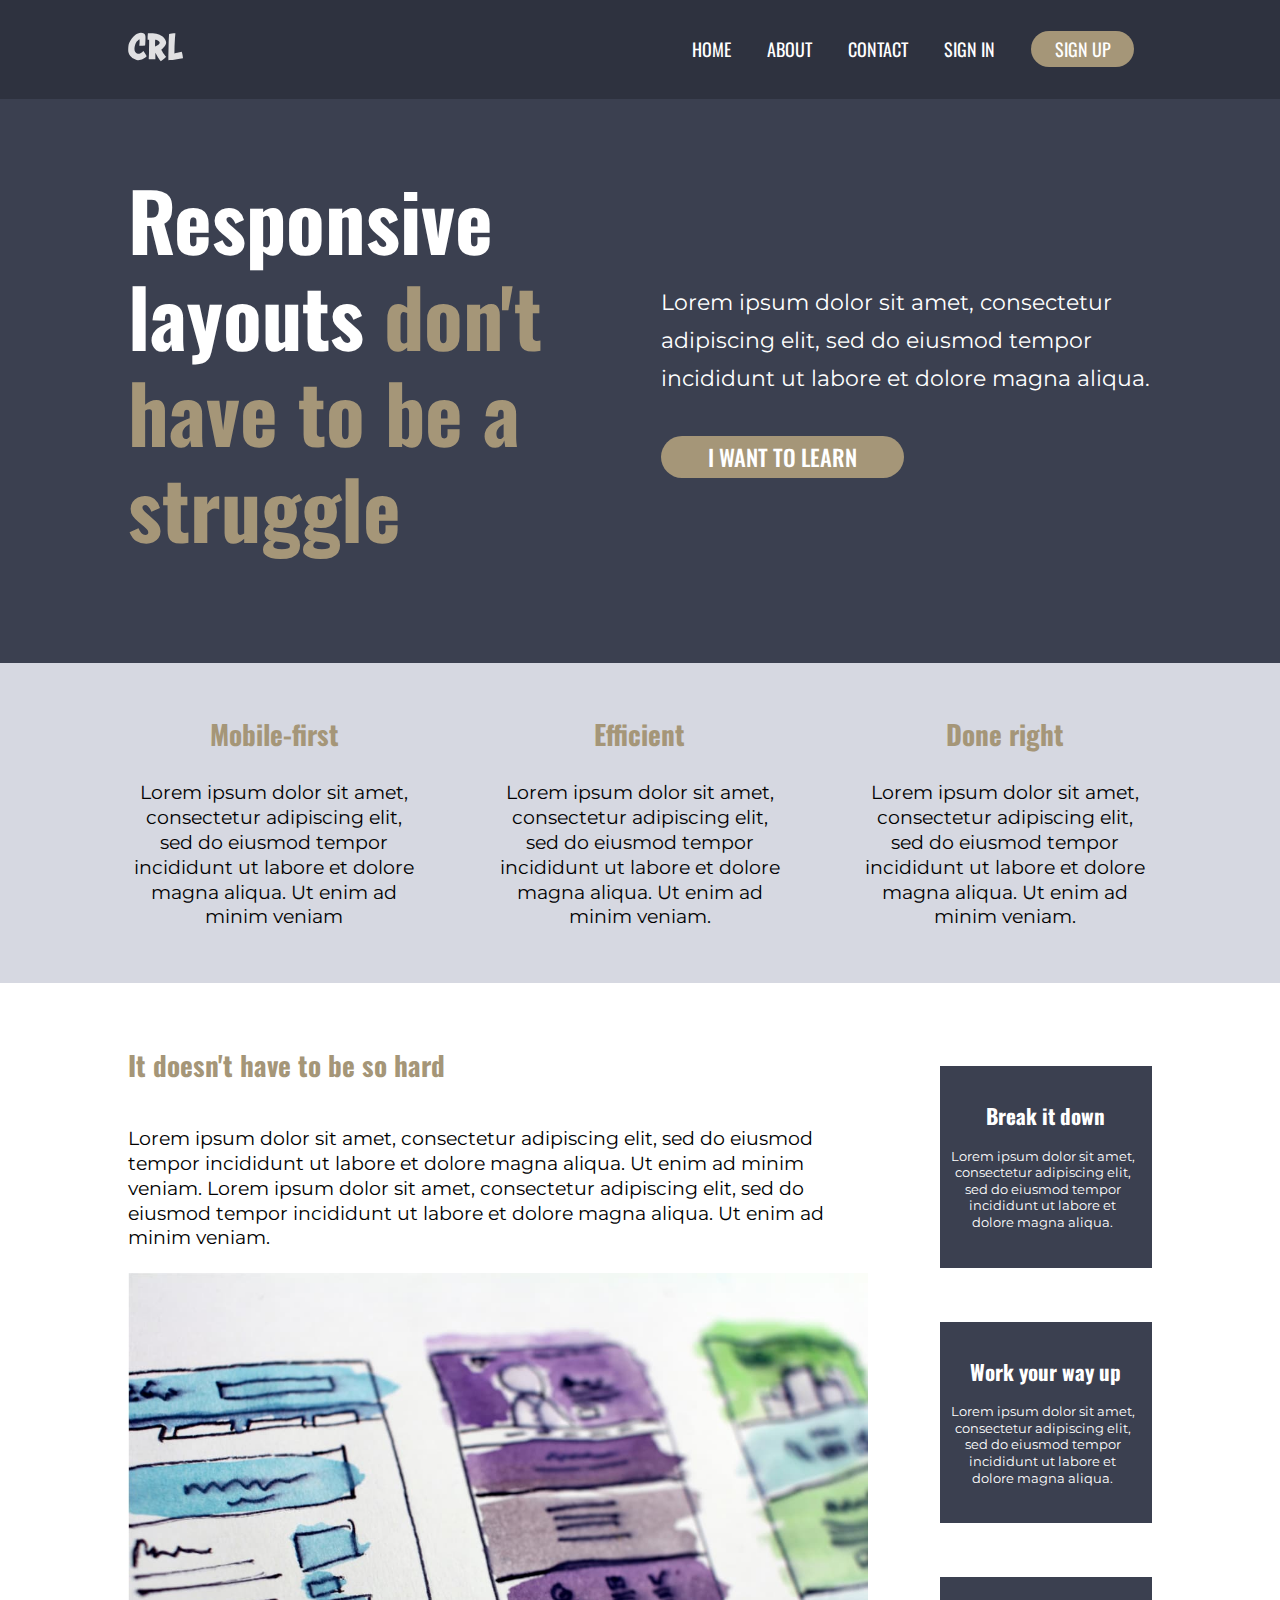
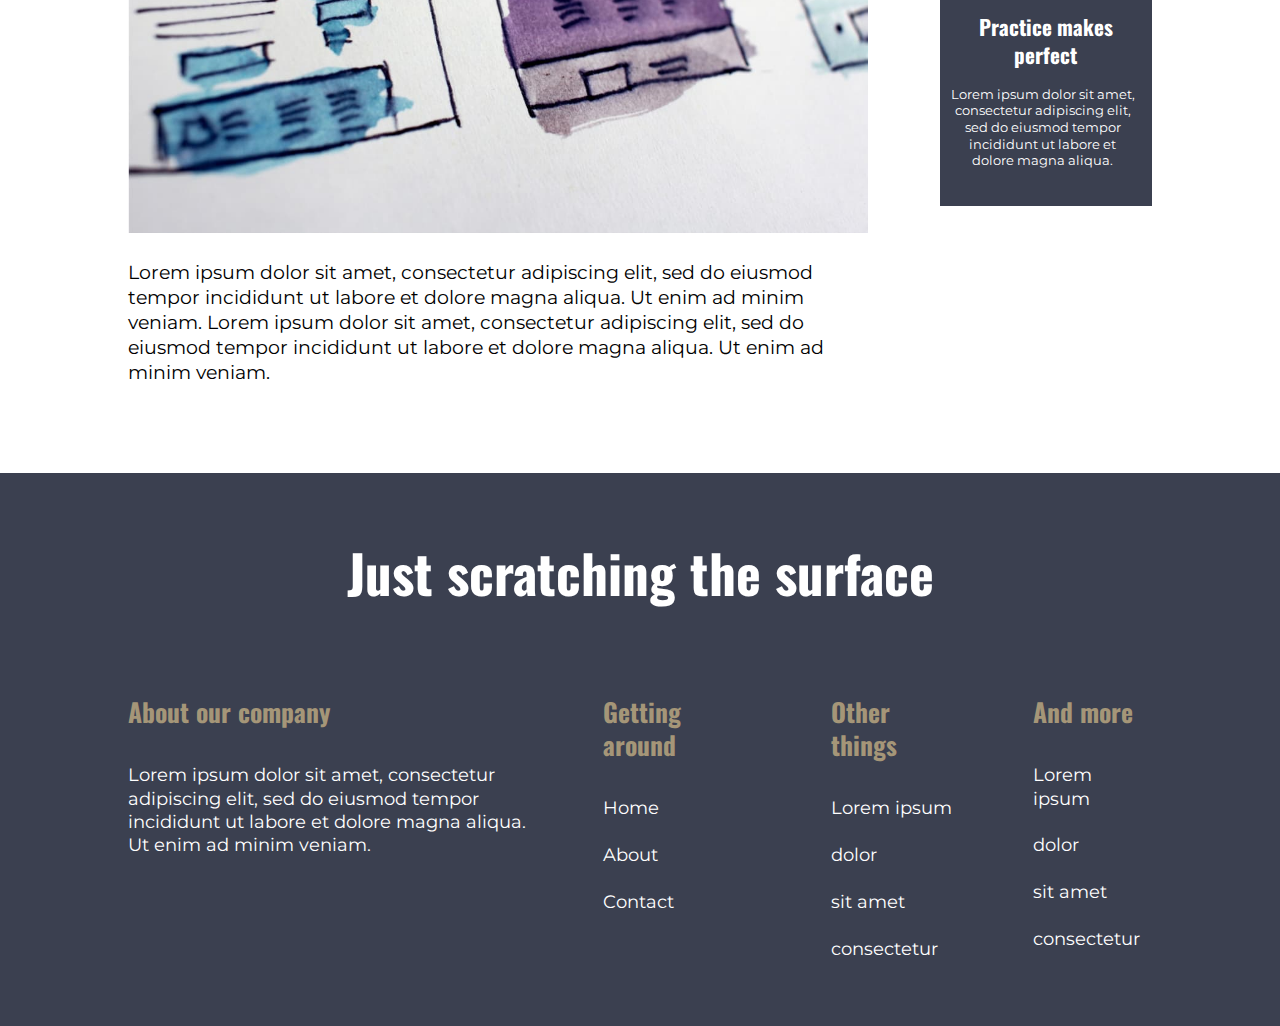
<file: index.html>
<!DOCTYPE html>
<html lang="en">
<head>
    <meta charset="UTF-8">
    <meta name="viewport" content="width=device-width, initial-scale=1.0">

    <!-- CSS link -->
    <link rel="stylesheet" href="style.css">

    <!-- favicon -->
    <link rel="icon" type="image/png" sizes="16x16" href="./favicon-32x32.png">

    <!-- Google font link -->
    <link rel="preconnect" href="https://fonts.googleapis.com">
    <link rel="preconnect" href="https://fonts.gstatic.com" crossorigin>
    <link href="https://fonts.googleapis.com/css2?family=Montserrat:ital,wght@0,100..900;1,100..900&family=Oswald:wght@200..700&display=swap" rel="stylesheet">

    <title>Final Challenge</title>
</head>
<body>
    
    <header>
        <div class="container row">

            <a href="#" class="toggle__icon">
                <span class="bar"></span>
                <span class="bar"></span>
                <span class="bar"></span>
            </a>

            <a href="#" class="logo">
                <img src="./logo.svg" alt="conquering responsive layouts">
            </a>

            <nav class="nav">
                <ul class="nav__items">
                    <li class="nav__item"><a href="#">Home</a></li>
                    <li class="nav__item"><a href="#">About</a></li>
                    <li class="nav__item"><a href="#">Contact</a></li>
                    <li class="nav__item"><a href="#">Sign in</a></li>
                    <li class="nav__item"><a href="#" class="signup-btn">Sign up</a></li>
                </ul>
            </nav>
        </div>
    </header>

    <section class="hero">
        <div class="container row">
            <h1 class="hero__title">Responsive layouts <span class="A5">don't have to be a struggle</span> </h1>
            <div class="text__col">
                <p class="hero__text">Lorem ipsum dolor sit amet, consectetur
                adipiscing elit, sed do eiusmod tempor
                incididunt ut labore et dolore magna aliqua. </p>
                <a href="#" class="btn"> I want to learn</a>
            </div>
        </div>
    </section>

    <section class="sec--one">
        <div class="container row">
            <div class="col">
               <h3 class="A5">Mobile-first</h3>
                <p>Lorem ipsum dolor sit amet,
                    consectetur adipiscing elit, sed do
                    eiusmod tempor incididunt ut
                    labore et dolore magna aliqua. Ut
                    enim ad minim veniam</p>
            </div>
            <div class="col">
                <h3 class="A5">Efficient</h3>
                <p>Lorem ipsum dolor sit amet,
                    consectetur adipiscing elit, sed do
                    eiusmod tempor incididunt ut
                    labore et dolore magna aliqua. Ut
                    enim ad minim veniam.</p>
            </div>
            <div class="col">
                <h3 class="A5">Done right</h3>
                <p>Lorem ipsum dolor sit amet,
                    consectetur adipiscing elit, sed do
                    eiusmod tempor incididunt ut
                    labore et dolore magna aliqua. Ut
                    enim ad minim veniam.</p>
            </div>
        </div>
    </section>

    <section class="sec--two">
        <div class="container row">
            <div >
                <h3 class="sec--two--title A5">It doesn't have to be so hard</h3>
                <p class="sec--two--text">Lorem ipsum dolor sit amet, consectetur adipiscing elit, sed do
                eiusmod tempor incididunt ut labore et dolore magna aliqua. Ut
                enim ad minim veniam. Lorem ipsum dolor sit amet, consectetur
                adipiscing elit, sed do eiusmod tempor incididunt ut labore et
                dolore magna aliqua. Ut enim ad minim veniam.</p>

                <img src="./the-image.jpg" alt="hero image">

                <p class="sec--two--text">Lorem ipsum dolor sit amet, consectetur adipiscing elit, sed do
                eiusmod tempor incididunt ut labore et dolore magna aliqua. Ut
                enim ad minim veniam. Lorem ipsum dolor sit amet, consectetur
                adipiscing elit, sed do eiusmod tempor incididunt ut labore et
                dolore magna aliqua. Ut enim ad minim veniam.
                </p>
            </div>

            <div class="sec--two--aside">
                <div class="grey--sec">
                    <h3>Break it down</h3>
                    <p>Lorem ipsum dolor sit amet,
                    consectetur adipiscing elit, sed do
                    eiusmod tempor incididunt ut
                    labore et dolore magna aliqua.</p>
                </div>

                <div class="grey--sec">
                    <h3>Work your way up</h3>
                    <p>Lorem ipsum dolor sit amet,
                    consectetur adipiscing elit, sed do
                    eiusmod tempor incididunt ut
                    labore et dolore magna aliqua.</p>
                </div>

                <div class="grey--sec">
                    <h3>Practice makes perfect</h3>
                    <p>Lorem ipsum dolor sit amet,
                    consectetur adipiscing elit, sed do
                    eiusmod tempor incididunt ut
                    labore et dolore magna aliqua.</p>
                </div>

            </div class="sec--two--aside">
        </div>
    </section>

    <section class="sec--three">
        <div class="container">
            <h2 class="footer--title">Just scratching the surface</h2>
            <div class="row">
                <div class="footer one">
                    <h3 class="A5">About our company</h3>
                    <p>Lorem ipsum dolor sit amet, consectetur adipiscing elit, sed do eiusmod tempor incididunt ut labore et dolore magna aliqua. Ut enim ad minim veniam.</p>
                </div>

                <div class="footer">
                    <h3 class="A5">Getting around</h3>
                    <p>Home <br><br>About <br><br>Contact</p>
                </div>

                <div class="footer">
                    <h3 class="A5">Other things</h3>
                    <p>Lorem ipsum <br><br>dolor <br><br>sit amet <br><br>consectetur</p>
                </div>

                <div class="footer">
                    <h3 class="A5">And more</h3>
                    <p>Lorem ipsum <br><br>dolor <br><br>sit amet <br><br>consectetur</p>
                </div>
            </div>
        </div>
    </section>

    <script src="script.js"></script>
</body>
</html>
</file>
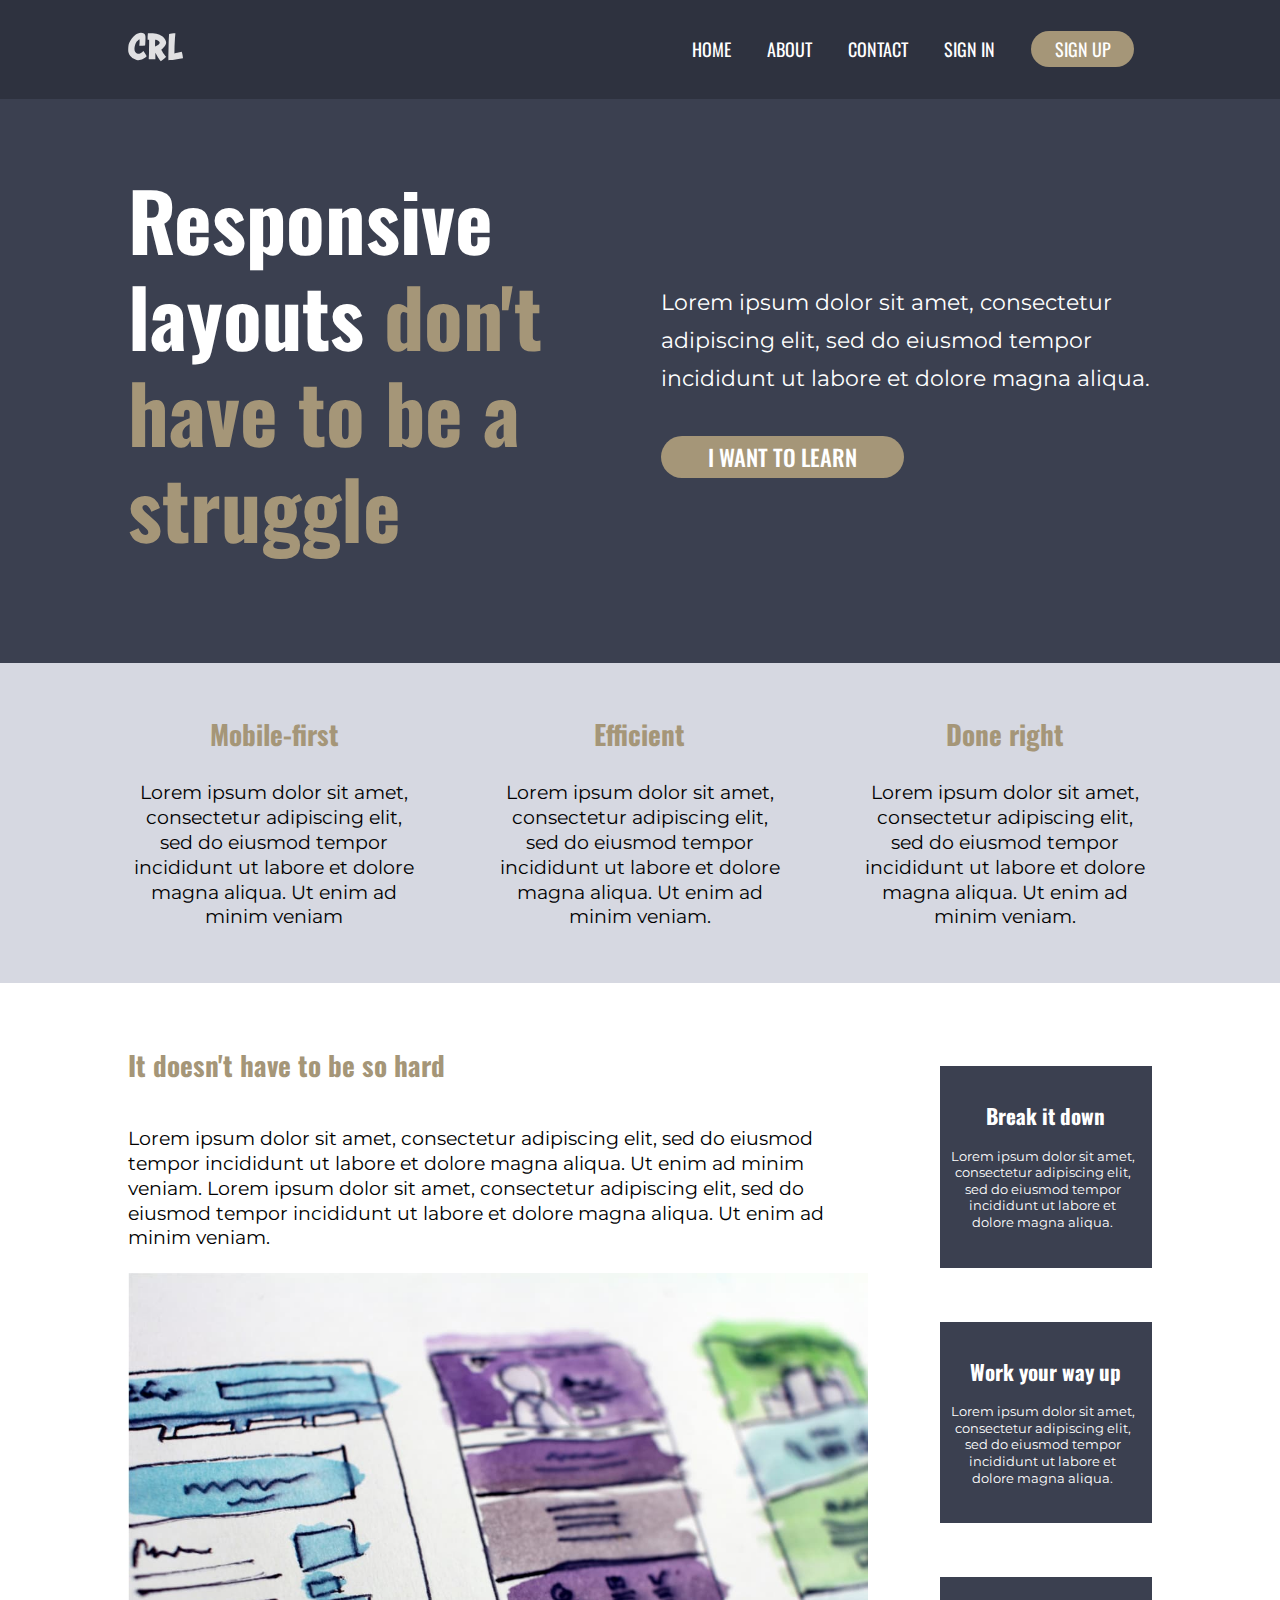
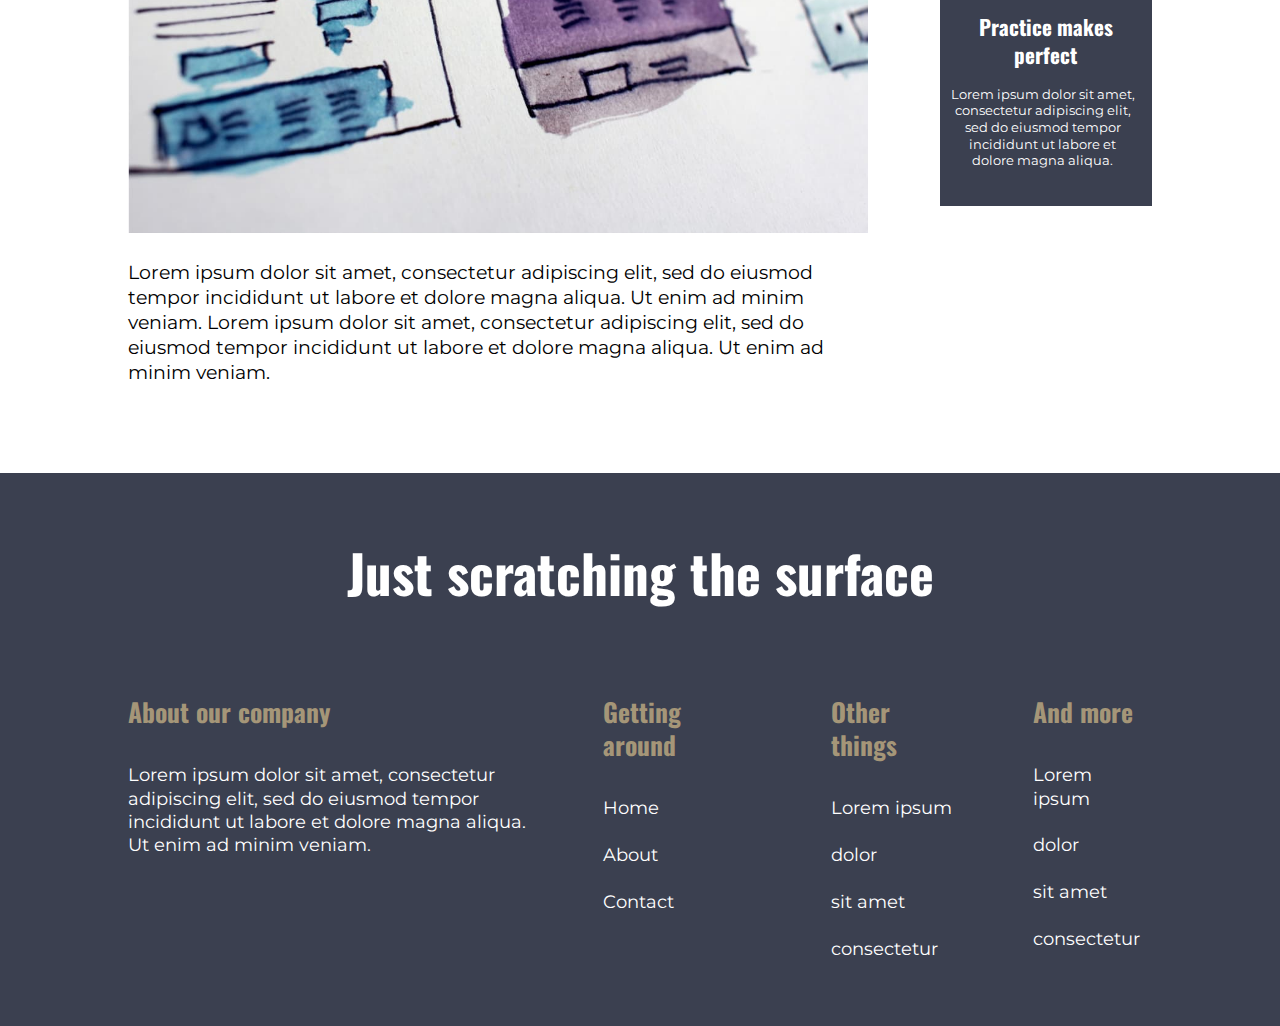
<file: finalchallenge.html>
<!DOCTYPE html>
<html lang="en">
<head>
    <meta charset="UTF-8">
    <meta name="viewport" content="width=device-width, initial-scale=1.0">

    <!-- CSS link -->
    <link rel="stylesheet" href="finalchallenge.css">

    <!-- favicon -->
    <link rel="icon" type="image/png" sizes="16x16" href="./favicon-32x32.png">

    <!-- Google font link -->
    <link rel="preconnect" href="https://fonts.googleapis.com">
    <link rel="preconnect" href="https://fonts.gstatic.com" crossorigin>
    <link href="https://fonts.googleapis.com/css2?family=Montserrat:ital,wght@0,100..900;1,100..900&family=Oswald:wght@200..700&display=swap" rel="stylesheet">

    <title>Final Challenge</title>
</head>
<body>
    
    <header>
        <div class="container row">

            <a href="#" class="toggle__icon">
                <span class="bar"></span>
                <span class="bar"></span>
                <span class="bar"></span>
            </a>

            <a href="#" class="logo">
                <img src="./logo.svg" alt="conquering responsive layouts">
            </a>

            <nav class="nav">
                <ul class="nav__items">
                    <li class="nav__item"><a href="#">Home</a></li>
                    <li class="nav__item"><a href="#">About</a></li>
                    <li class="nav__item"><a href="#">Contact</a></li>
                    <li class="nav__item"><a href="#">Sign in</a></li>
                    <li class="nav__item"><a href="#" class="signup-btn">Sign up</a></li>
                </ul>
            </nav>
        </div>
    </header>

    <section class="hero">
        <div class="container row">
            <h1 class="hero__title">Responsive layouts <span class="A5">don't have to be a struggle</span> </h1>
            <div class="text__col">
                <p class="hero__text">Lorem ipsum dolor sit amet, consectetur
                adipiscing elit, sed do eiusmod tempor
                incididunt ut labore et dolore magna aliqua. </p>
                <a href="#" class="btn"> I want to learn</a>
            </div>
        </div>
    </section>

    <section class="sec--one">
        <div class="container row">
            <div class="col">
               <h3 class="A5">Mobile-first</h3>
                <p>Lorem ipsum dolor sit amet,
                    consectetur adipiscing elit, sed do
                    eiusmod tempor incididunt ut
                    labore et dolore magna aliqua. Ut
                    enim ad minim veniam</p>
            </div>
            <div class="col">
                <h3 class="A5">Efficient</h3>
                <p>Lorem ipsum dolor sit amet,
                    consectetur adipiscing elit, sed do
                    eiusmod tempor incididunt ut
                    labore et dolore magna aliqua. Ut
                    enim ad minim veniam.</p>
            </div>
            <div class="col">
                <h3 class="A5">Done right</h3>
                <p>Lorem ipsum dolor sit amet,
                    consectetur adipiscing elit, sed do
                    eiusmod tempor incididunt ut
                    labore et dolore magna aliqua. Ut
                    enim ad minim veniam.</p>
            </div>
        </div>
    </section>

    <section class="sec--two">
        <div class="container row">
            <div >
                <h3 class="sec--two--title A5">It doesn't have to be so hard</h3>
                <p class="sec--two--text">Lorem ipsum dolor sit amet, consectetur adipiscing elit, sed do
                eiusmod tempor incididunt ut labore et dolore magna aliqua. Ut
                enim ad minim veniam. Lorem ipsum dolor sit amet, consectetur
                adipiscing elit, sed do eiusmod tempor incididunt ut labore et
                dolore magna aliqua. Ut enim ad minim veniam.</p>

                <img src="./the-image.jpg" alt="hero image">

                <p class="sec--two--text">Lorem ipsum dolor sit amet, consectetur adipiscing elit, sed do
                eiusmod tempor incididunt ut labore et dolore magna aliqua. Ut
                enim ad minim veniam. Lorem ipsum dolor sit amet, consectetur
                adipiscing elit, sed do eiusmod tempor incididunt ut labore et
                dolore magna aliqua. Ut enim ad minim veniam.
                </p>
            </div>

            <div class="sec--two--aside">
                <div class="grey--sec">
                    <h3>Break it down</h3>
                    <p>Lorem ipsum dolor sit amet,
                    consectetur adipiscing elit, sed do
                    eiusmod tempor incididunt ut
                    labore et dolore magna aliqua.</p>
                </div>

                <div class="grey--sec">
                    <h3>Work your way up</h3>
                    <p>Lorem ipsum dolor sit amet,
                    consectetur adipiscing elit, sed do
                    eiusmod tempor incididunt ut
                    labore et dolore magna aliqua.</p>
                </div>

                <div class="grey--sec">
                    <h3>Practice makes perfect</h3>
                    <p>Lorem ipsum dolor sit amet,
                    consectetur adipiscing elit, sed do
                    eiusmod tempor incididunt ut
                    labore et dolore magna aliqua.</p>
                </div>

            </div class="sec--two--aside">
        </div>
    </section>

    <section class="sec--three">
        <div class="container">
            <h2 class="footer--title">Just scratching the surface</h2>
            <div class="row">
                <div class="footer one">
                    <h3 class="A5">About our company</h3>
                    <p>Lorem ipsum dolor sit amet, consectetur adipiscing elit, sed do eiusmod tempor incididunt ut labore et dolore magna aliqua. Ut enim ad minim veniam.</p>
                </div>

                <div class="footer">
                    <h3 class="A5">Getting around</h3>
                    <p>Home <br><br>About <br><br>Contact</p>
                </div>

                <div class="footer">
                    <h3 class="A5">Other things</h3>
                    <p>Lorem ipsum <br><br>dolor <br><br>sit amet <br><br>consectetur</p>
                </div>

                <div class="footer">
                    <h3 class="A5">And more</h3>
                    <p>Lorem ipsum <br><br>dolor <br><br>sit amet <br><br>consectetur</p>
                </div>
            </div>
        </div>
    </section>

    <script src="finalchallenge.js"></script>
</body>
</html>
</file>
<file: style.css>
*,*::before,*::after{
    box-sizing: border-box;
    margin: 0;
    padding: 0;
}

img{
    max-width: 100%;
}

body{
    font-family: 'Oswald', sans-serif;
    font-size: 18px;
    line-height: 1.3;
}
.container{
    width: 80%;
    max-width: 1100px;
    margin: 0 auto;
    position: relative;
}
.A5{
    color: #A59678;
}

/* Hamburger menu and Hamburger icon styling  styling */
.toggle__icon{
    position: absolute;
    /* top: .2em; */
    left: 1.3em;
    display: flex;
    justify-content: space-between;
    flex-direction: column;
    width: 30px;
    height: 20px;
    transition: .4s;
}

.bar{
    background-color: #fff;
    height: 3px;
    width: 100%;
    border-radius: 7px;
}

header{
    background-color: #2E323F;
    text-align: center;
    padding: 1.8em 0;
}
.logo{
    transition: .4s;
}

.nav{
    transition: .4s;
}

.nav__items{
    list-style-type: none;
}
.nav__item{
    margin-top: 2em ;
    transition: .4s;
}

.nav__item a{
    color: #fff;
    text-decoration: none;
    text-transform: uppercase;
}
.signup-btn {
    background-color: #A59678;
    padding: .3em 1.3em;
    border-radius: 30px;
    
}
.toggle__icon:hover,.toggle__icon:focus,
.nav__item:hover,.nav__item:focus,
.logo:hover,.logo:focus,
.btn:hover{
    opacity: .6;
}

/* Javascript styling */
.nav{
    display: none;
}
.nav__visible{
    display: flex;
    justify-content: center;
    transition: .4s;
}
/* section styling */
.hero{
    background-color: #3B4050;
    padding-top: 4em;
    padding-bottom: 6em;
    color: #fff;
}
.hero__title{
    font-size: 3em;
    line-height: 1.2em;
}
.hero__text{
    font-family: 'Montserrat', sans-serif;
    font-size: 1.4rem;
    line-height: 1.7em;
    margin-top: 1.4em;
    margin-bottom: 2em;
}
.btn{
    color: #fff;
    text-decoration: none;
    text-transform: uppercase;
    font-size: 1.4rem;
    background-color: #A59678;
    padding: .2em 1.1em;
    border-radius: 30px;
    transition: .4s;
}


.sec--one{
    background-color: #d6d8e1;
    padding: 2em 0;
    text-align: center;
}
.sec--one .col{
    margin: 1em 0;
}
.sec--one h3{
    font-size: 1.7rem;
    margin-bottom: 1em;
}
.sec--one p{
    font-family: 'Montserrat', sans-serif;
    font-size: 1.2rem;
}

.sec--two{
    padding: 3.6em 0;
}
.sec--two--title{
    margin-bottom: .7em;
    font-size: 1.7rem;
}
.sec--two--text{
    font-family: 'Montserrat', sans-serif;
    font-size: 1.2rem;
    padding: 1.2em 0;
}

.grey--sec{
    background-color: #3b4050;
    margin: 1em 0;
    text-align: center;
    color: #fff;
    padding: 2em .4em;
}
.grey--sec h3{
    margin-bottom: .9em;
}
.grey--sec p{
    font-family: 'Montserrat',sans-serif;
    font-size: .8rem;
    width: 97%;
    text-align: center;
}

.sec--three{
    background-color: #3b4050;
    padding: 3.6em 0;
}
.footer--title{
    color: #fff;
    font-size: 3.3rem;
}
.footer h3{
    margin: 1.4em 0;
    font-size: 1.6rem;
}
.footer p{
    color: #fff;
    font-family: 'Montserrat', sans-serif;
}

/* Media queries */

@media (min-width: 600px) {
    .sec--two--aside{
        display: flex;
        gap: 1em;
    }
}

@media (min-width:850px) {
    .row{
        display: flex;
        justify-content: space-between;
        gap: 4em;
    }
    /* nav styling */
    .toggle__icon{
        display: none;
    }

    .nav{
        display: flex;
        align-items: center;
    }

    .nav__items{
        display: flex;
    }

    .nav__item{
        margin: 0;
        padding: 0 1em;
    }
/* hero styling */
    .hero__title{
        font-size: 5rem;
    }
    .hero__text{
        margin-top: 5em;
    }
    .text__col{       
        width: 1600px;
    }
    .btn{
        padding: .2em 2.1em;
        font-weight: 500;
    }

    /* Section styling */
    .sec--two--aside{
        display: flex;
        flex-direction: column;
    }

    .footer--title{
        text-align: center;
        margin-bottom: 1em;
    }
    .one{
        width: 40%;
    }
}
</file>
<file: finalchallenge.css>
*,*::before,*::after{
    box-sizing: border-box;
    margin: 0;
    padding: 0;
}

img{
    max-width: 100%;
}

body{
    font-family: 'Oswald', sans-serif;
    font-size: 18px;
    line-height: 1.3;
}
.container{
    width: 80%;
    max-width: 1100px;
    margin: 0 auto;
    position: relative;
}
.A5{
    color: #A59678;
}

/* Hamburger menu and Hamburger icon styling  styling */
.toggle__icon{
    position: absolute;
    /* top: .2em; */
    left: 1.3em;
    display: flex;
    justify-content: space-between;
    flex-direction: column;
    width: 30px;
    height: 20px;
    transition: .4s;
}

.bar{
    background-color: #fff;
    height: 3px;
    width: 100%;
    border-radius: 7px;
}

header{
    background-color: #2E323F;
    text-align: center;
    padding: 1.8em 0;
}
.logo{
    transition: .4s;
}

.nav{
    transition: .4s;
}

.nav__items{
    list-style-type: none;
}
.nav__item{
    margin-top: 2em ;
    transition: .4s;
}

.nav__item a{
    color: #fff;
    text-decoration: none;
    text-transform: uppercase;
}
.signup-btn {
    background-color: #A59678;
    padding: .3em 1.3em;
    border-radius: 30px;
    
}
.toggle__icon:hover,.toggle__icon:focus,
.nav__item:hover,.nav__item:focus,
.logo:hover,.logo:focus,
.btn:hover{
    opacity: .6;
}

/* Javascript styling */
.nav{
    display: none;
}
.nav__visible{
    display: flex;
    justify-content: center;
    transition: .4s;
}
/* section styling */
.hero{
    background-color: #3B4050;
    padding-top: 4em;
    padding-bottom: 6em;
    color: #fff;
}
.hero__title{
    font-size: 3em;
    line-height: 1.2em;
}
.hero__text{
    font-family: 'Montserrat', sans-serif;
    font-size: 1.4rem;
    line-height: 1.7em;
    margin-top: 1.4em;
    margin-bottom: 2em;
}
.btn{
    color: #fff;
    text-decoration: none;
    text-transform: uppercase;
    font-size: 1.4rem;
    background-color: #A59678;
    padding: .2em 1.1em;
    border-radius: 30px;
    transition: .4s;
}


.sec--one{
    background-color: #d6d8e1;
    padding: 2em 0;
    text-align: center;
}
.sec--one .col{
    margin: 1em 0;
}
.sec--one h3{
    font-size: 1.7rem;
    margin-bottom: 1em;
}
.sec--one p{
    font-family: 'Montserrat', sans-serif;
    font-size: 1.2rem;
}

.sec--two{
    padding: 3.6em 0;
}
.sec--two--title{
    margin-bottom: .7em;
    font-size: 1.7rem;
}
.sec--two--text{
    font-family: 'Montserrat', sans-serif;
    font-size: 1.2rem;
    padding: 1.2em 0;
}

.grey--sec{
    background-color: #3b4050;
    margin: 1em 0;
    text-align: center;
    color: #fff;
    padding: 2em .4em;
}
.grey--sec h3{
    margin-bottom: .9em;
}
.grey--sec p{
    font-family: 'Montserrat',sans-serif;
    font-size: .8rem;
    width: 97%;
    text-align: center;
}

.sec--three{
    background-color: #3b4050;
    padding: 3.6em 0;
}
.footer--title{
    color: #fff;
    font-size: 3.3rem;
}
.footer h3{
    margin: 1.4em 0;
    font-size: 1.6rem;
}
.footer p{
    color: #fff;
    font-family: 'Montserrat', sans-serif;
}

/* Media queries */

@media (min-width: 600px) {
    .sec--two--aside{
        display: flex;
        gap: 1em;
    }
}

@media (min-width:850px) {
    .row{
        display: flex;
        justify-content: space-between;
        gap: 4em;
    }
    /* nav styling */
    .toggle__icon{
        display: none;
    }

    .nav{
        display: flex;
        align-items: center;
    }

    .nav__items{
        display: flex;
    }

    .nav__item{
        margin: 0;
        padding: 0 1em;
    }
/* hero styling */
    .hero__title{
        font-size: 5rem;
    }
    .hero__text{
        margin-top: 5em;
    }
    .text__col{       
        width: 1600px;
    }
    .btn{
        padding: .2em 2.1em;
        font-weight: 500;
    }

    /* Section styling */
    .sec--two--aside{
        display: flex;
        flex-direction: column;
    }

    .footer--title{
        text-align: center;
        margin-bottom: 1em;
    }
    .one{
        width: 40%;
    }
}
</file>
